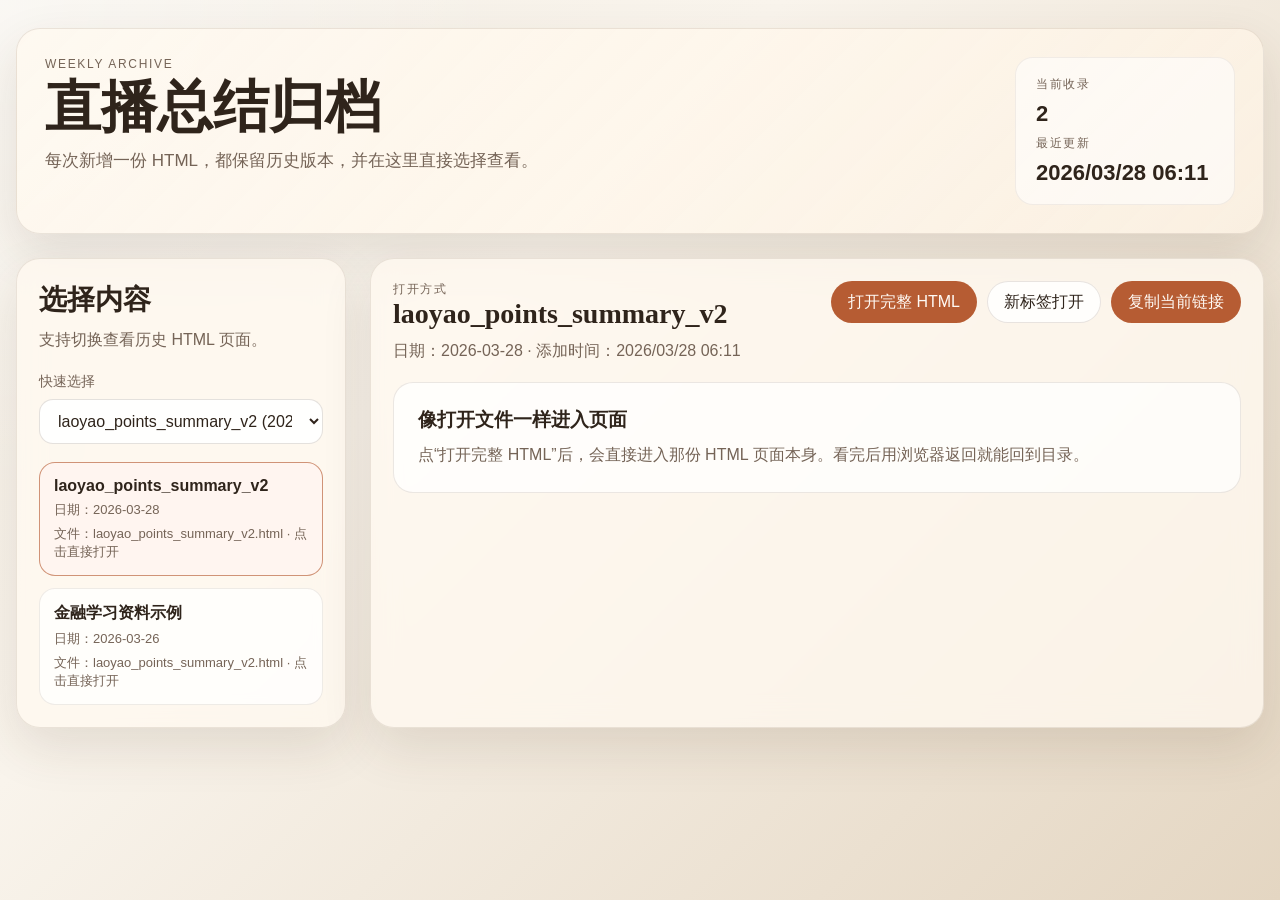
<file: site/index.html>
<!DOCTYPE html>
<html lang="zh-CN">
  <head>
    <meta charset="UTF-8" />
    <meta name="viewport" content="width=device-width, initial-scale=1.0" />
    <title>直播总结归档</title>
    <link rel="stylesheet" href="./assets/styles.css" />
  </head>
  <body>
    <div class="page-shell">
      <header class="hero">
        <div class="hero-copy">
          <p class="eyebrow">Weekly Archive</p>
          <h1>直播总结归档</h1>
          <p class="hero-text">
            每次新增一份 HTML，都保留历史版本，并在这里直接选择查看。
          </p>
        </div>
        <div class="hero-meta">
          <span class="meta-label">当前收录</span>
          <strong id="report-count">0</strong>
          <span class="meta-label">最近更新</span>
          <strong id="generated-at">未生成</strong>
        </div>
      </header>

      <main class="layout">
        <aside class="sidebar panel">
          <div class="panel-head">
            <h2>选择内容</h2>
            <p>支持切换查看历史 HTML 页面。</p>
          </div>

          <label class="field">
            <span>快速选择</span>
            <select id="report-select">
              <option value="">暂无内容</option>
            </select>
          </label>

          <div id="report-list" class="report-list"></div>
        </aside>

        <section class="viewer panel">
          <div class="viewer-toolbar">
            <div>
              <p class="viewer-label">打开方式</p>
              <h2 id="current-title">暂无内容</h2>
              <p id="current-meta" class="viewer-meta">请先选择一份 HTML 报告。</p>
            </div>
            <div class="viewer-actions">
              <a id="open-report-current" class="button" href="#">打开完整 HTML</a>
              <a id="open-report" class="button secondary" href="#" target="_blank" rel="noreferrer">新标签打开</a>
              <a id="share-report" class="button" href="#">复制当前链接</a>
            </div>
          </div>

          <div id="empty-state" class="empty-state">
            <h3>还没有任何 HTML 报告</h3>
            <p>运行发布脚本后，这里会自动出现可选择的历史内容。</p>
          </div>

          <div id="viewer-hint" class="viewer-hint" hidden>
            <h3>像打开文件一样进入页面</h3>
            <p>点“打开完整 HTML”后，会直接进入那份 HTML 页面本身。看完后用浏览器返回就能回到目录。</p>
          </div>
        </section>
      </main>
    </div>

    <script src="./data/reports.js"></script>
    <script src="./assets/app.js"></script>
  </body>
</html>
</file>
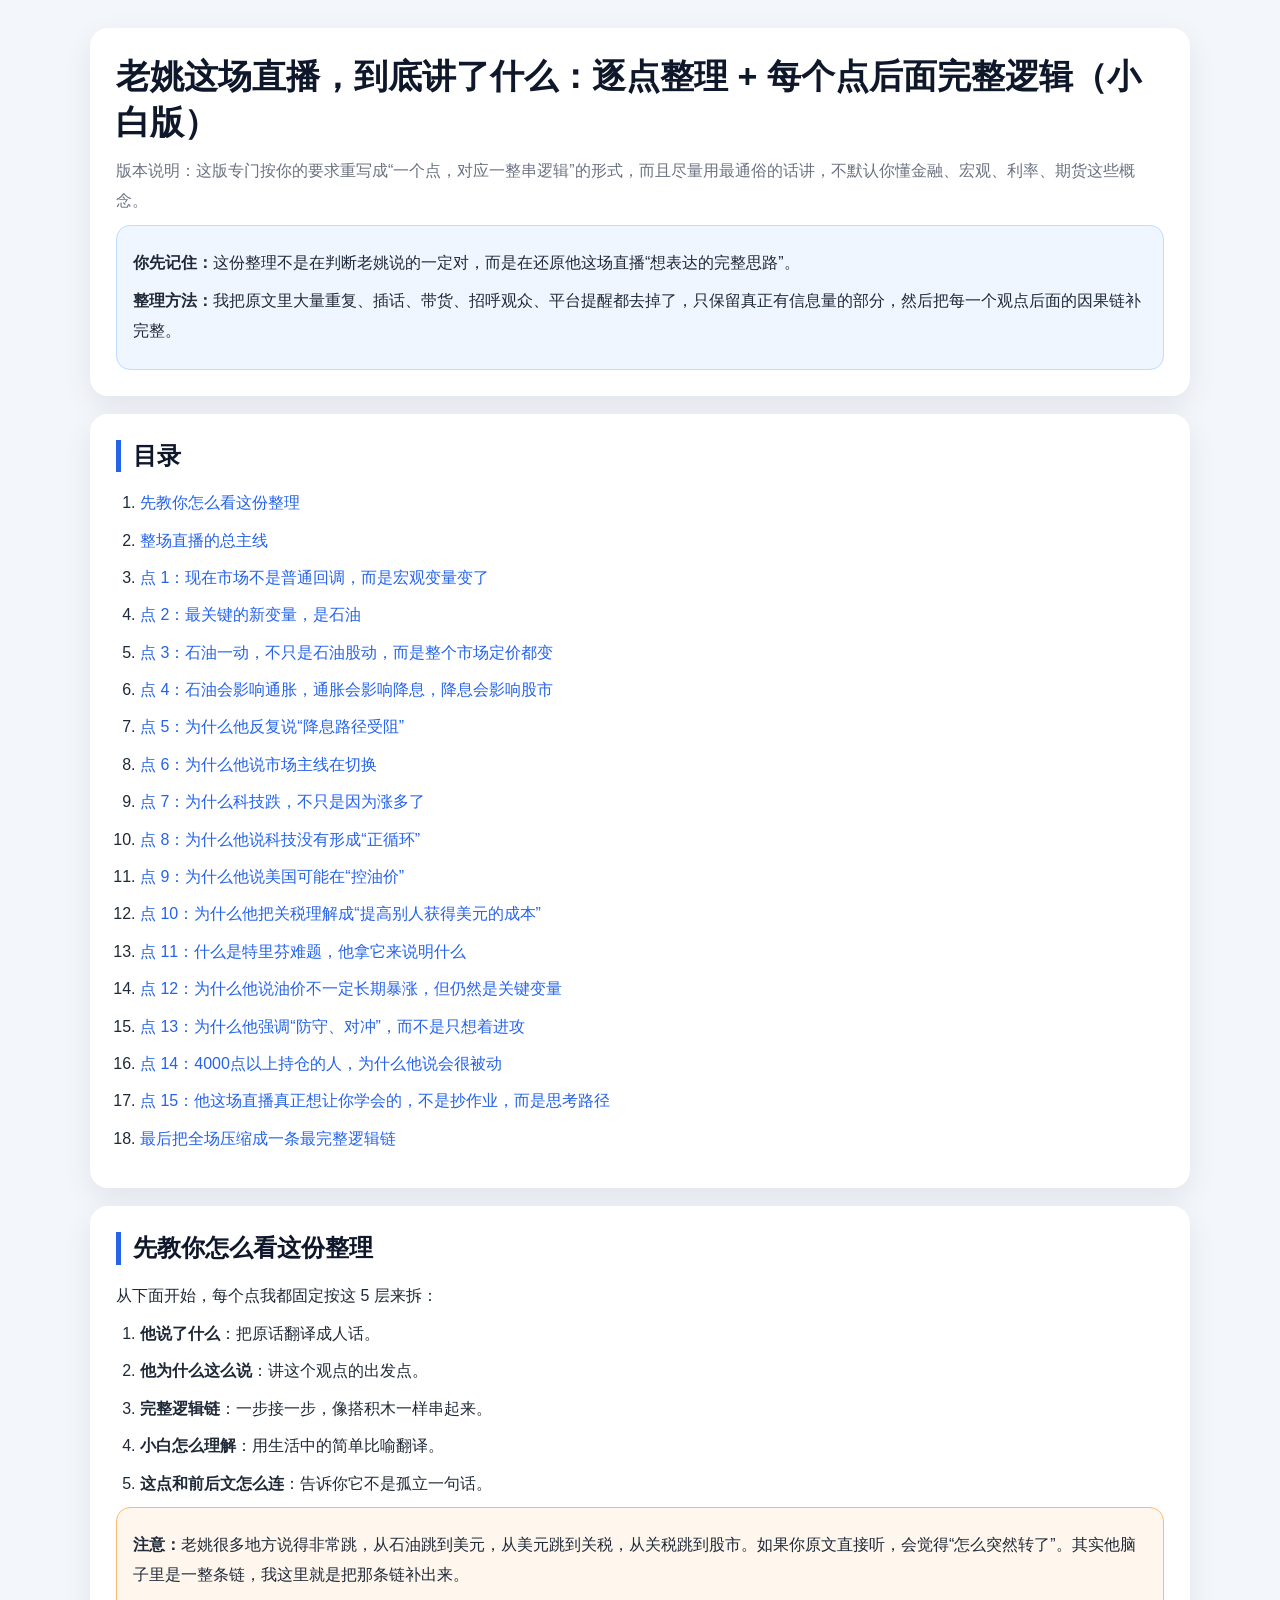
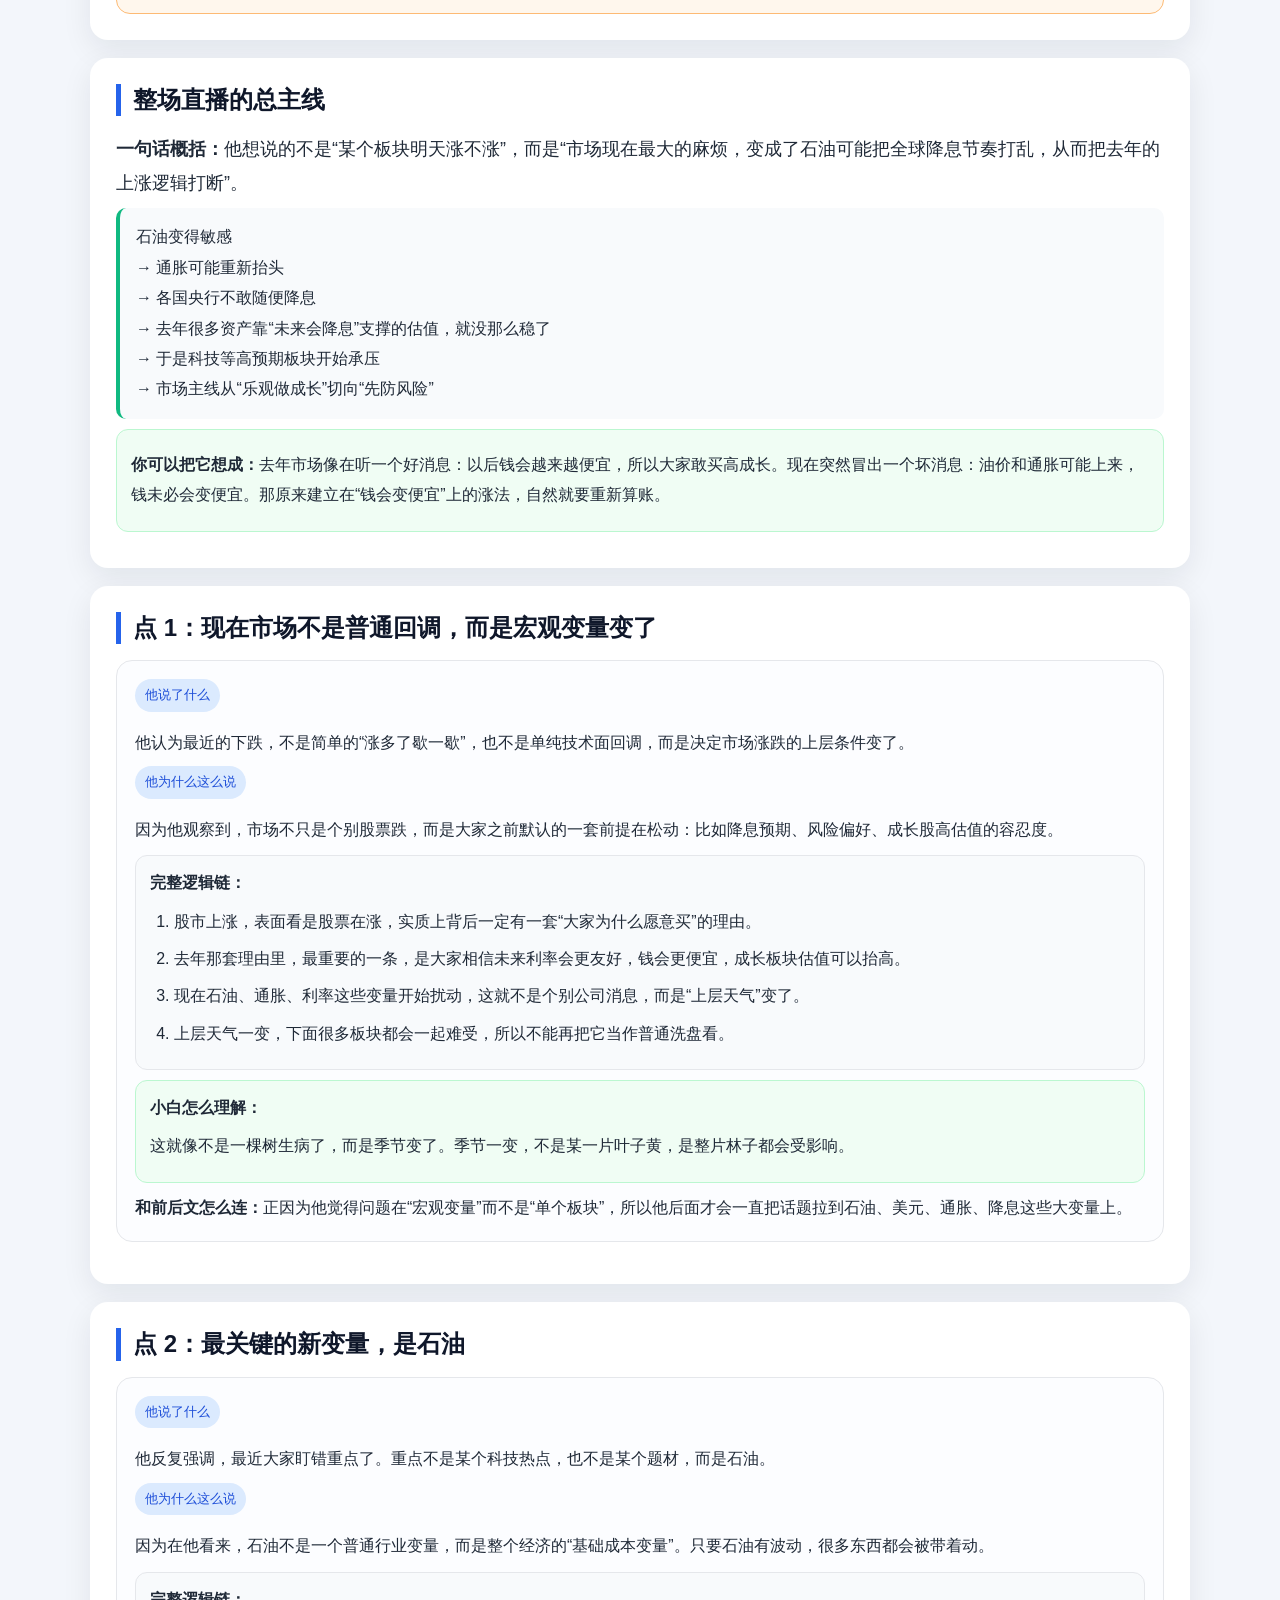
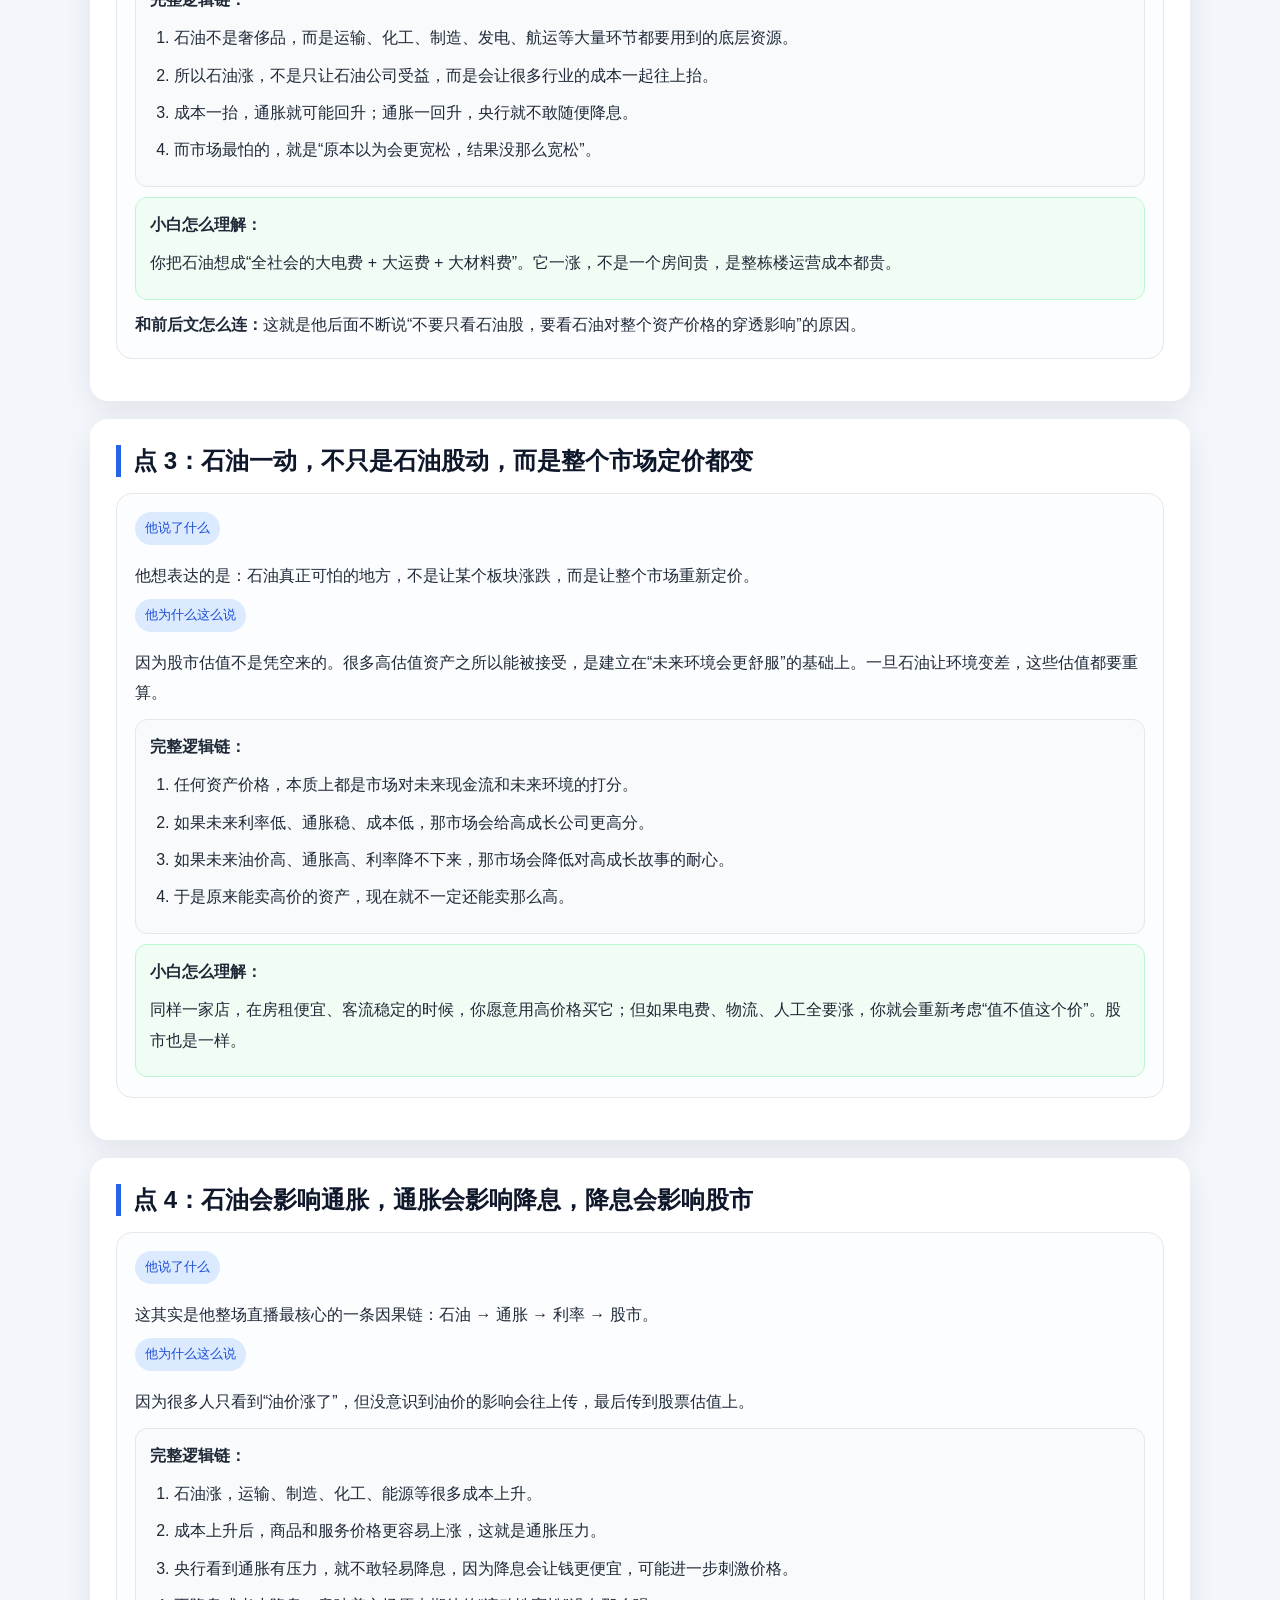
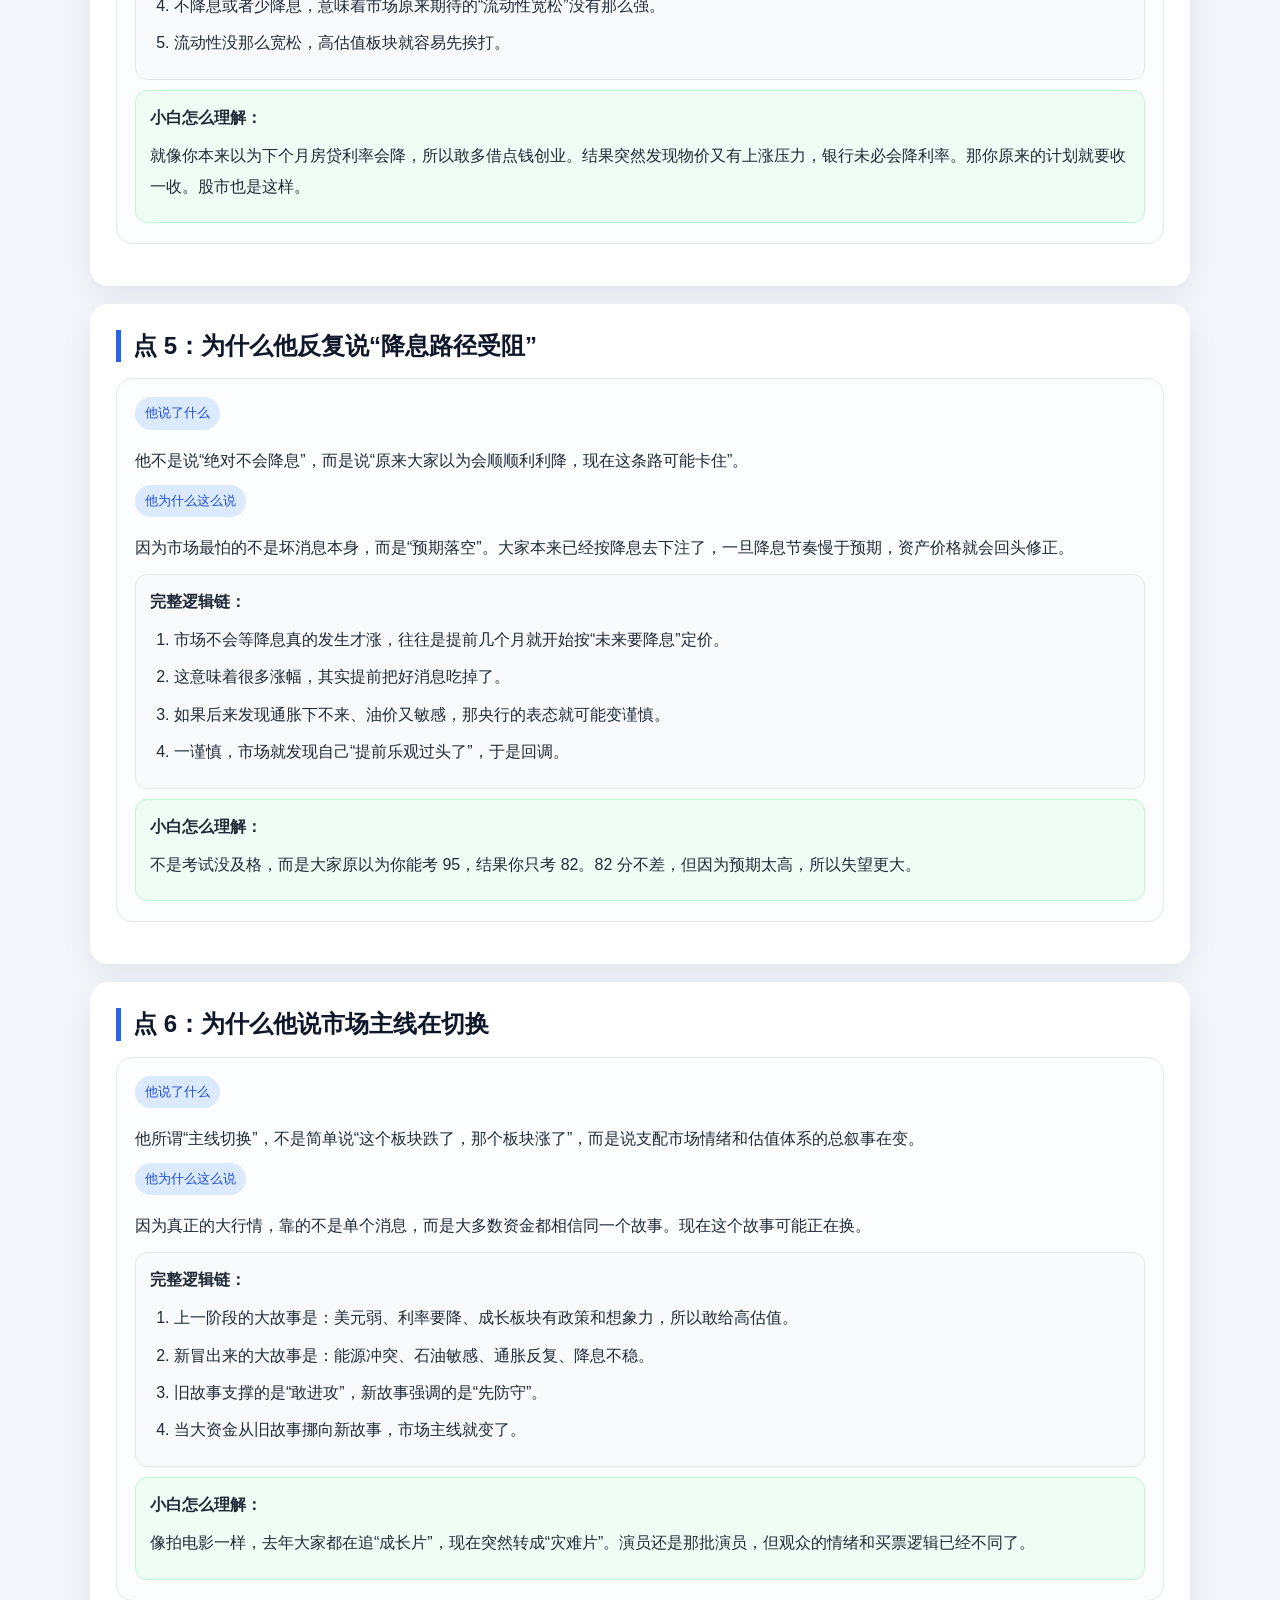
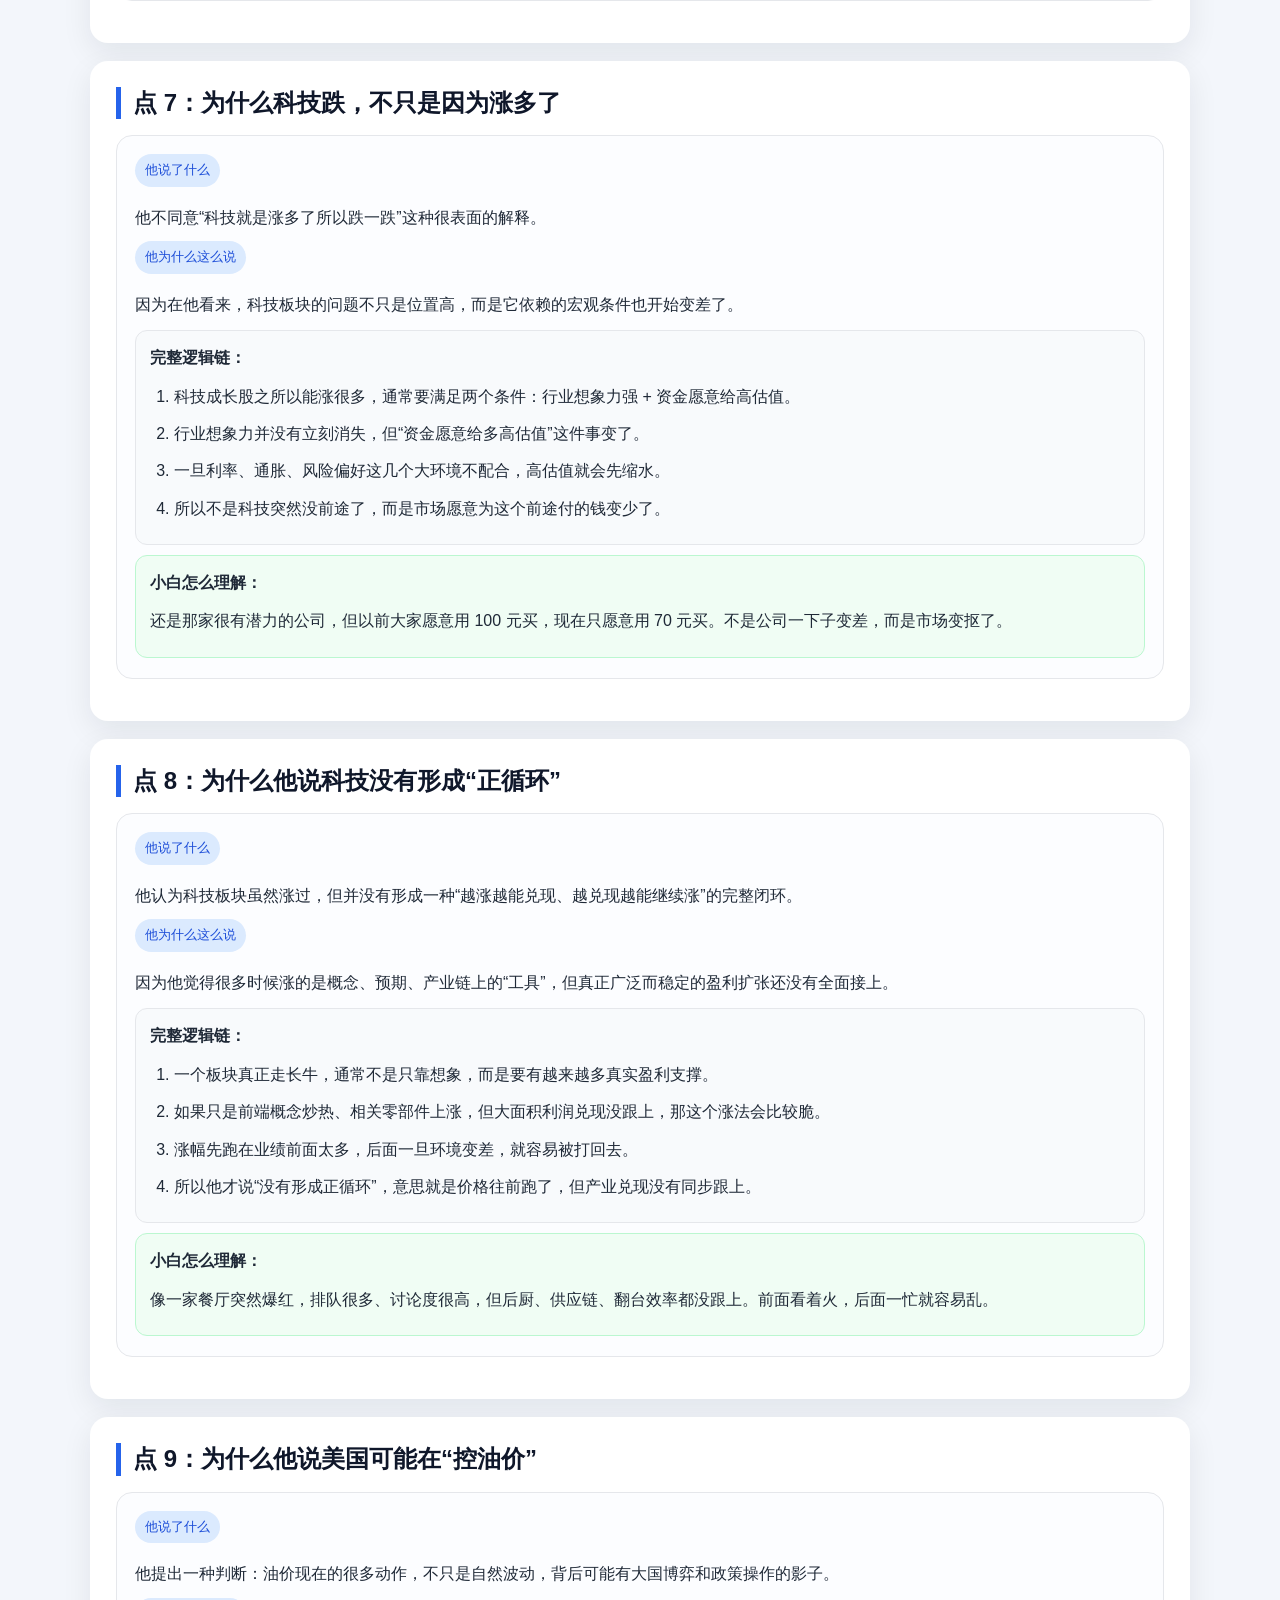
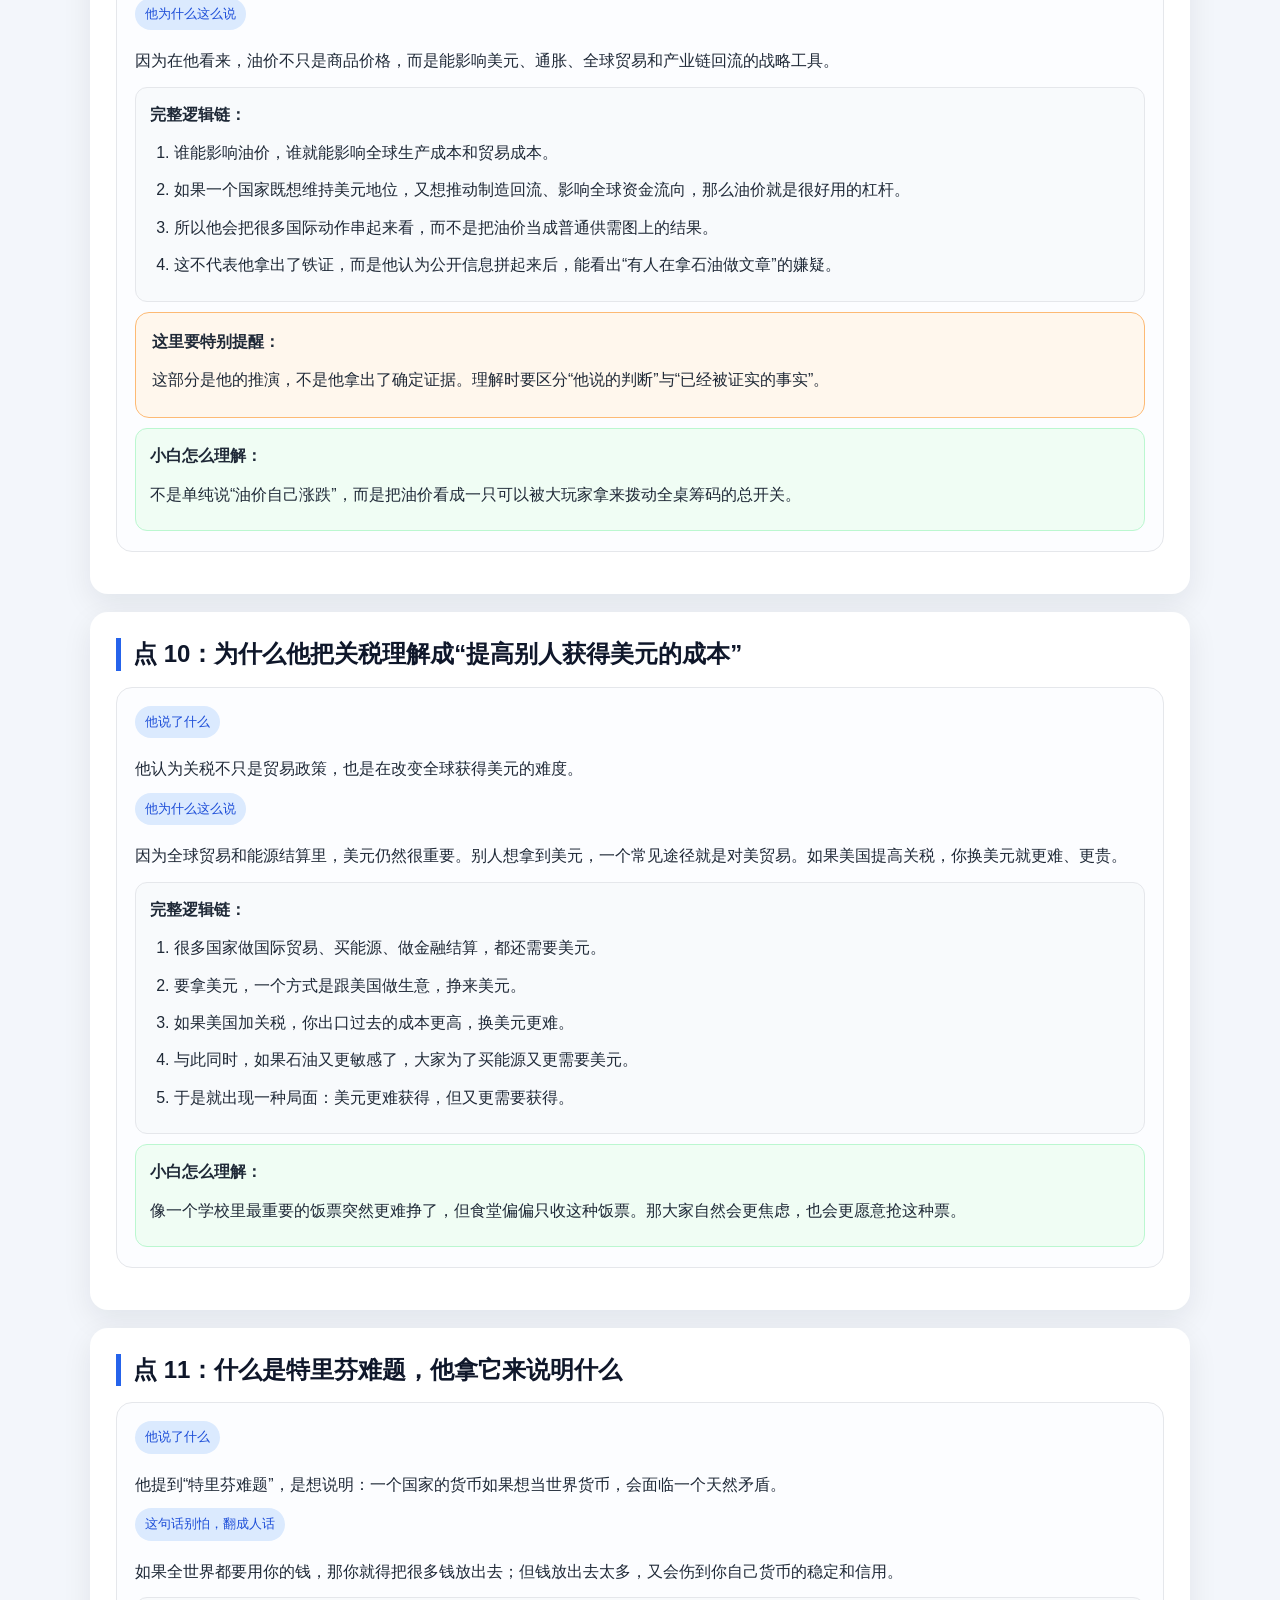
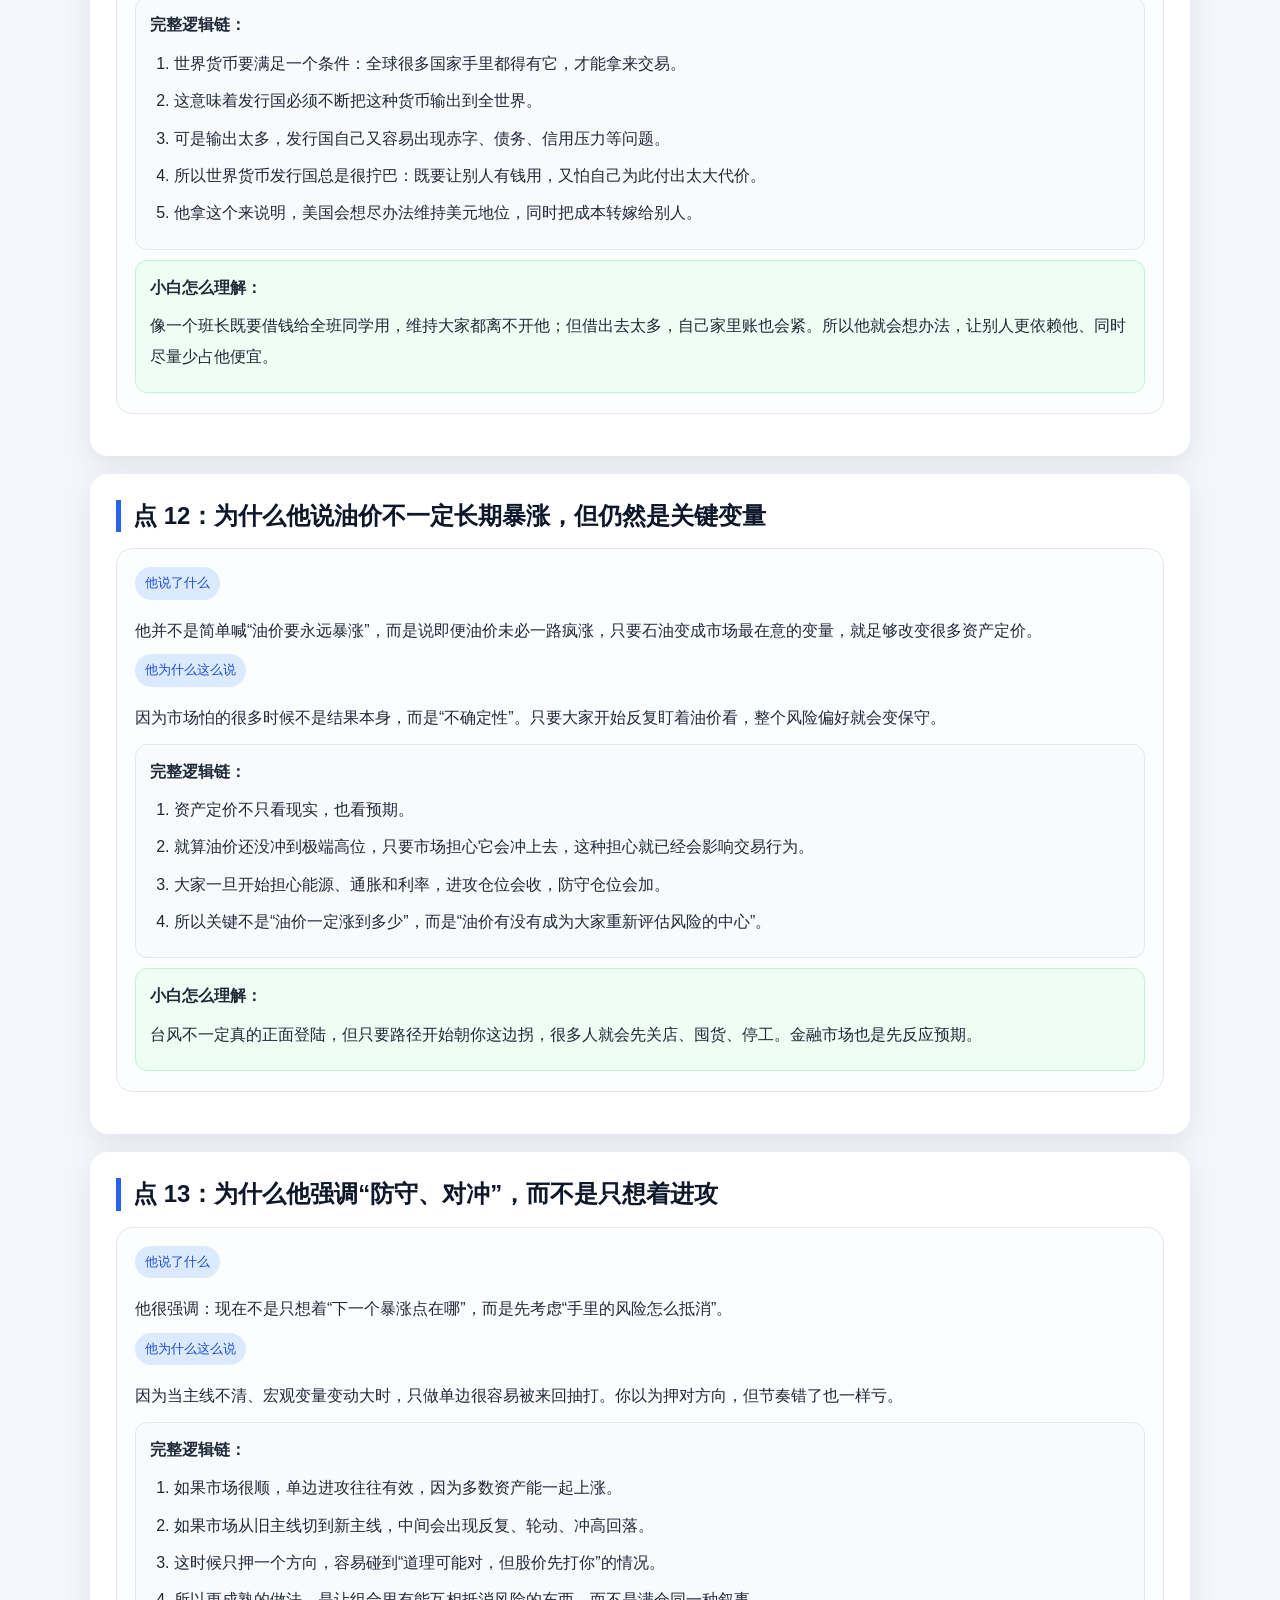
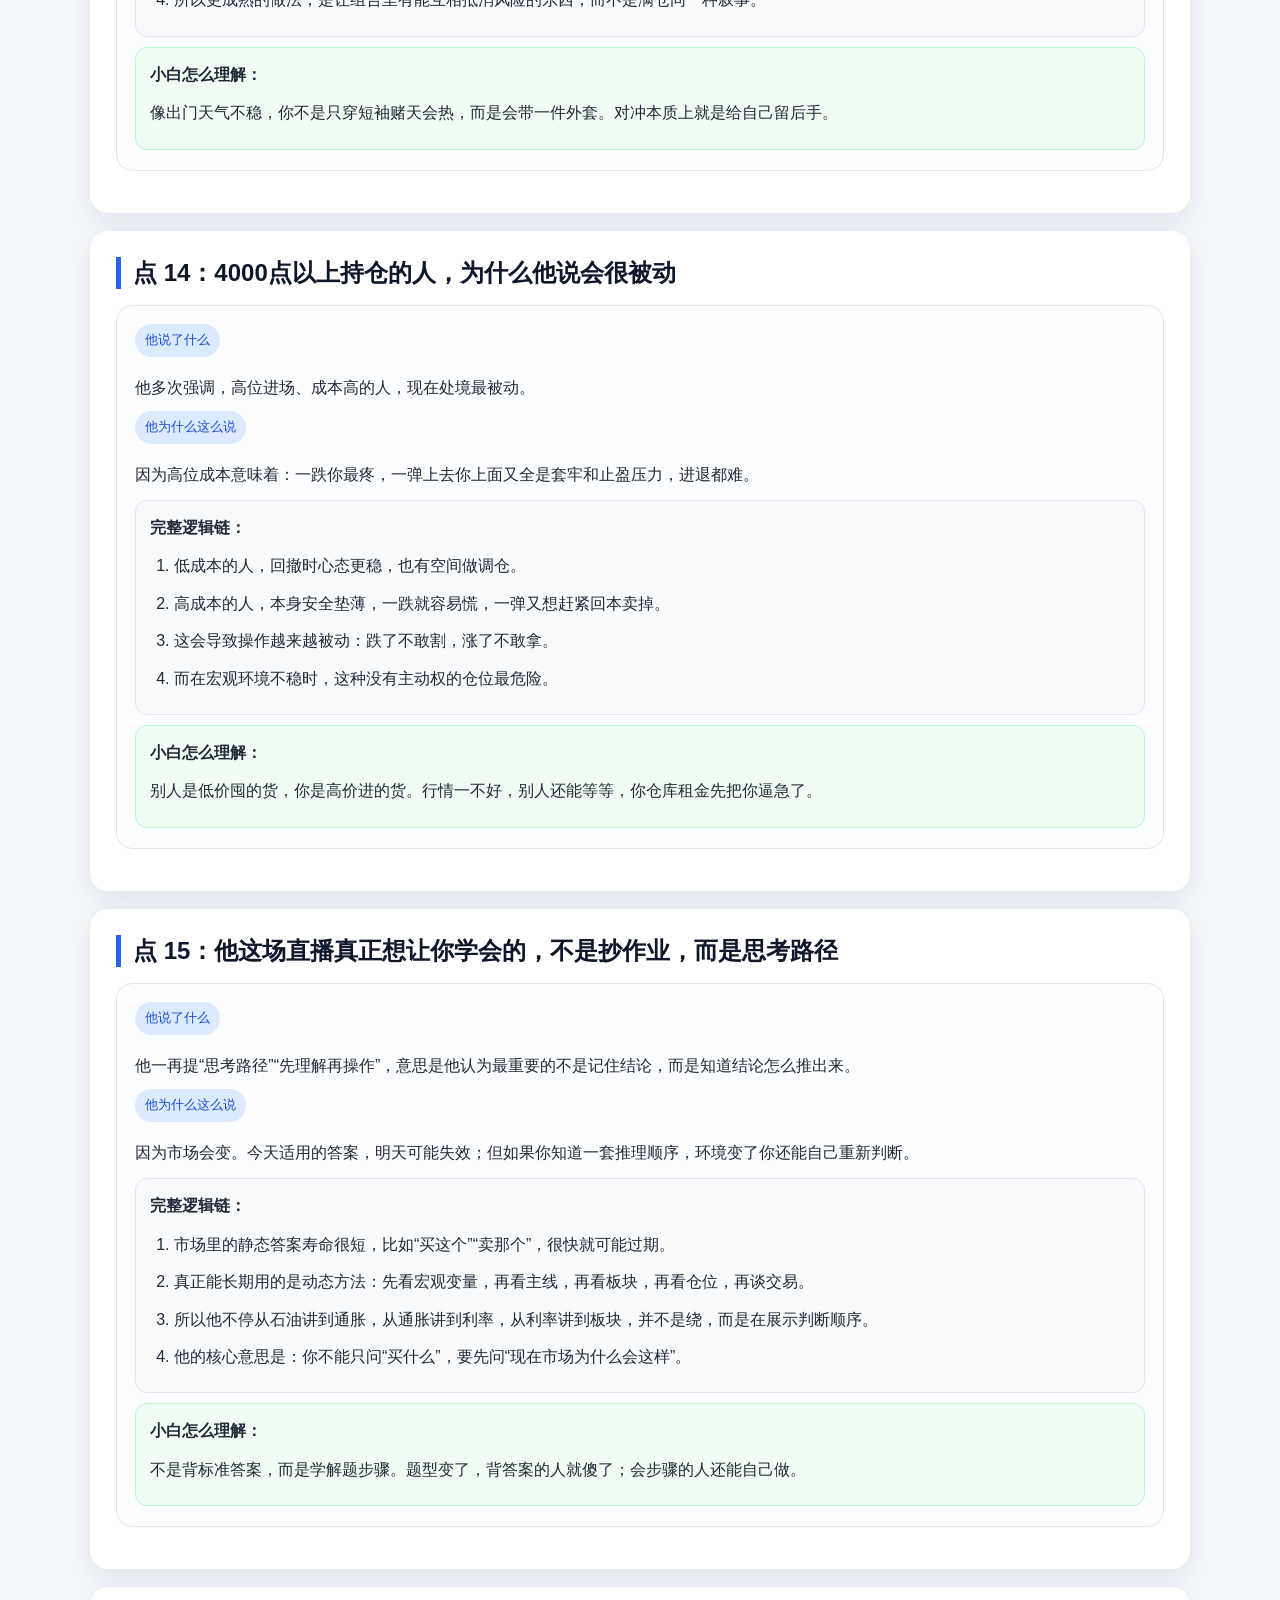
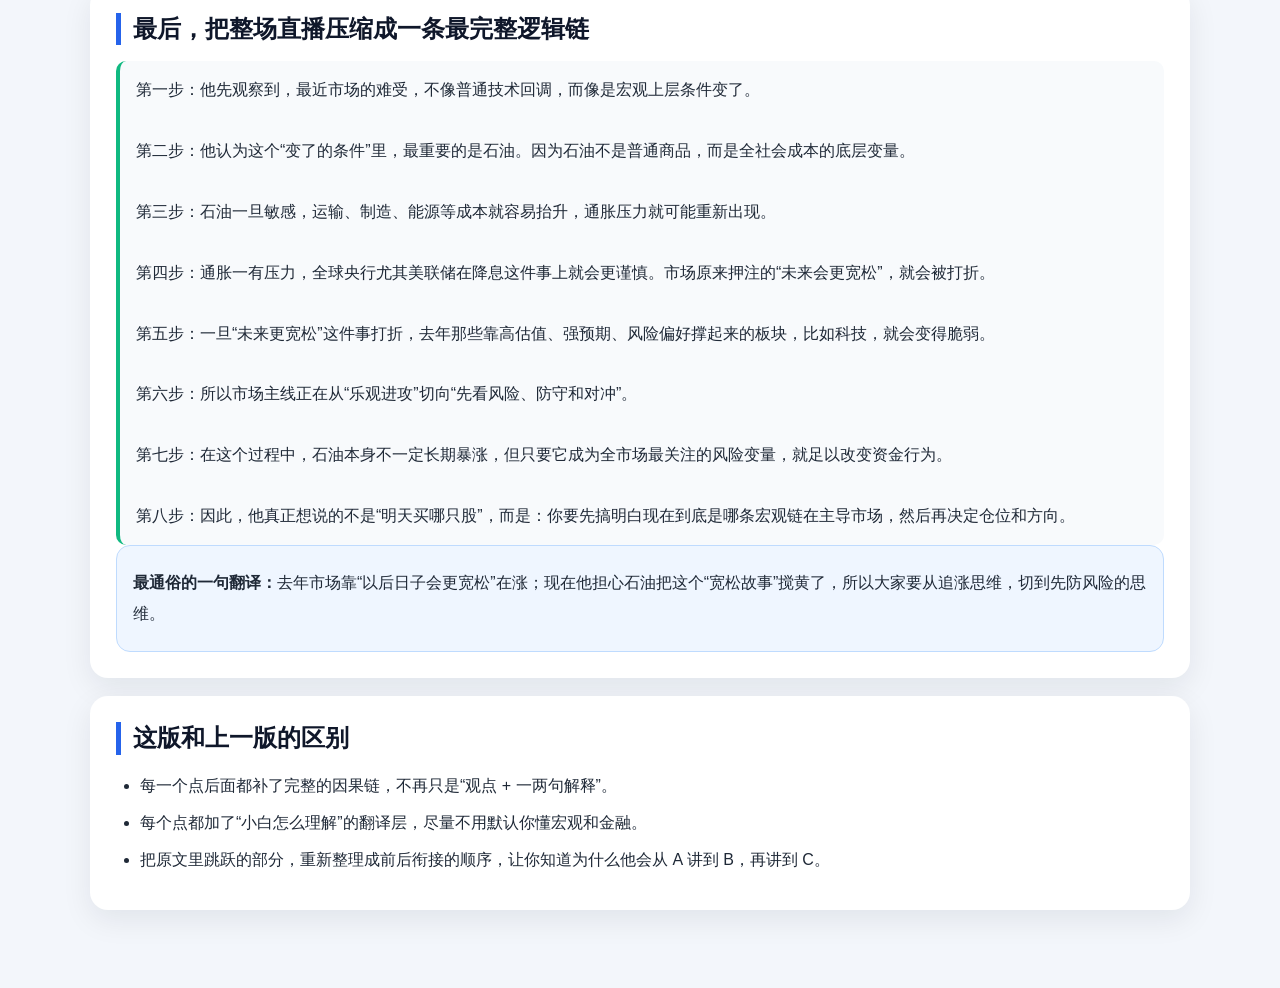
<file: site/reports/2026-03-26-report/index.html>
<!DOCTYPE html>
<html lang="zh-CN">
<head>
  <meta charset="UTF-8" />
  <meta name="viewport" content="width=device-width, initial-scale=1.0" />
  <title>老姚直播逐点拆解（小白版）</title>
  <style>
    body{margin:0;background:#f3f6fb;color:#1f2937;font-family:-apple-system,BlinkMacSystemFont,"Segoe UI","PingFang SC","Hiragino Sans GB","Microsoft YaHei",sans-serif;line-height:1.9}
    .wrap{max-width:1100px;margin:0 auto;padding:28px 18px 60px}
    .card{background:#fff;border-radius:18px;box-shadow:0 10px 30px rgba(15,23,42,.08);padding:26px;margin-bottom:18px}
    h1,h2,h3,h4{line-height:1.35;color:#0f172a}
    h1{font-size:34px;margin:0 0 10px}
    h2{font-size:24px;margin:0 0 16px;padding-left:12px;border-left:5px solid #2563eb}
    h3{font-size:20px;margin:28px 0 12px}
    h4{font-size:17px;margin:18px 0 8px}
    p{margin:8px 0}
    ul,ol{padding-left:24px;margin:8px 0}
    li{margin:7px 0}
    .muted{color:#6b7280}
    .tip{background:#eff6ff;border:1px solid #bfdbfe;border-radius:14px;padding:14px 16px}
    .warn{background:#fff7ed;border:1px solid #fdba74;border-radius:14px;padding:14px 16px}
    .flow{background:#f8fafc;border-left:4px solid #10b981;border-radius:10px;padding:14px 16px;white-space:pre-line}
    .point{border:1px solid #e5e7eb;border-radius:16px;padding:18px 18px 10px;margin:16px 0;background:#fcfdff}
    .label{display:inline-block;background:#dbeafe;color:#1d4ed8;border-radius:999px;padding:4px 10px;font-size:13px;margin-right:8px;margin-bottom:8px}
    .logic{background:#f8fafc;border:1px solid #e5e7eb;border-radius:12px;padding:12px 14px;margin:10px 0}
    .simple{background:#f0fdf4;border:1px solid #bbf7d0;border-radius:12px;padding:12px 14px;margin:10px 0}
    .toc a{color:#2563eb;text-decoration:none}
    .big{font-size:18px}
  </style>
</head>
<body>
  <div class="wrap">
    <div class="card">
      <h1>老姚这场直播，到底讲了什么：逐点整理 + 每个点后面完整逻辑（小白版）</h1>
      <p class="muted">版本说明：这版专门按你的要求重写成“一个点，对应一整串逻辑”的形式，而且尽量用最通俗的话讲，不默认你懂金融、宏观、利率、期货这些概念。</p>
      <div class="tip">
        <p><strong>你先记住：</strong>这份整理不是在判断老姚说的一定对，而是在还原他这场直播“想表达的完整思路”。</p>
        <p><strong>整理方法：</strong>我把原文里大量重复、插话、带货、招呼观众、平台提醒都去掉了，只保留真正有信息量的部分，然后把每一个观点后面的因果链补完整。</p>
      </div>
    </div>

    <div class="card toc">
      <h2>目录</h2>
      <ol>
        <li><a href="#how">先教你怎么看这份整理</a></li>
        <li><a href="#mainline">整场直播的总主线</a></li>
        <li><a href="#p1">点 1：现在市场不是普通回调，而是宏观变量变了</a></li>
        <li><a href="#p2">点 2：最关键的新变量，是石油</a></li>
        <li><a href="#p3">点 3：石油一动，不只是石油股动，而是整个市场定价都变</a></li>
        <li><a href="#p4">点 4：石油会影响通胀，通胀会影响降息，降息会影响股市</a></li>
        <li><a href="#p5">点 5：为什么他反复说“降息路径受阻”</a></li>
        <li><a href="#p6">点 6：为什么他说市场主线在切换</a></li>
        <li><a href="#p7">点 7：为什么科技跌，不只是因为涨多了</a></li>
        <li><a href="#p8">点 8：为什么他说科技没有形成“正循环”</a></li>
        <li><a href="#p9">点 9：为什么他说美国可能在“控油价”</a></li>
        <li><a href="#p10">点 10：为什么他把关税理解成“提高别人获得美元的成本”</a></li>
        <li><a href="#p11">点 11：什么是特里芬难题，他拿它来说明什么</a></li>
        <li><a href="#p12">点 12：为什么他说油价不一定长期暴涨，但仍然是关键变量</a></li>
        <li><a href="#p13">点 13：为什么他强调“防守、对冲”，而不是只想着进攻</a></li>
        <li><a href="#p14">点 14：4000点以上持仓的人，为什么他说会很被动</a></li>
        <li><a href="#p15">点 15：他这场直播真正想让你学会的，不是抄作业，而是思考路径</a></li>
        <li><a href="#final">最后把全场压缩成一条最完整逻辑链</a></li>
      </ol>
    </div>

    <div class="card" id="how">
      <h2>先教你怎么看这份整理</h2>
      <p>从下面开始，每个点我都固定按这 5 层来拆：</p>
      <ol>
        <li><strong>他说了什么</strong>：把原话翻译成人话。</li>
        <li><strong>他为什么这么说</strong>：讲这个观点的出发点。</li>
        <li><strong>完整逻辑链</strong>：一步接一步，像搭积木一样串起来。</li>
        <li><strong>小白怎么理解</strong>：用生活中的简单比喻翻译。</li>
        <li><strong>这点和前后文怎么连</strong>：告诉你它不是孤立一句话。</li>
      </ol>
      <div class="warn">
        <p><strong>注意：</strong>老姚很多地方说得非常跳，从石油跳到美元，从美元跳到关税，从关税跳到股市。如果你原文直接听，会觉得“怎么突然转了”。其实他脑子里是一整条链，我这里就是把那条链补出来。</p>
      </div>
    </div>

    <div class="card" id="mainline">
      <h2>整场直播的总主线</h2>
      <p class="big"><strong>一句话概括：</strong>他想说的不是“某个板块明天涨不涨”，而是“市场现在最大的麻烦，变成了石油可能把全球降息节奏打乱，从而把去年的上涨逻辑打断”。</p>
      <div class="flow">石油变得敏感
→ 通胀可能重新抬头
→ 各国央行不敢随便降息
→ 去年很多资产靠“未来会降息”支撑的估值，就没那么稳了
→ 于是科技等高预期板块开始承压
→ 市场主线从“乐观做成长”切向“先防风险”</div>
      <div class="simple">
        <p><strong>你可以把它想成：</strong>去年市场像在听一个好消息：以后钱会越来越便宜，所以大家敢买高成长。现在突然冒出一个坏消息：油价和通胀可能上来，钱未必会变便宜。那原来建立在“钱会变便宜”上的涨法，自然就要重新算账。</p>
      </div>
    </div>

    <div class="card" id="p1">
      <h2>点 1：现在市场不是普通回调，而是宏观变量变了</h2>
      <div class="point">
        <span class="label">他说了什么</span>
        <p>他认为最近的下跌，不是简单的“涨多了歇一歇”，也不是单纯技术面回调，而是决定市场涨跌的上层条件变了。</p>
        <span class="label">他为什么这么说</span>
        <p>因为他观察到，市场不只是个别股票跌，而是大家之前默认的一套前提在松动：比如降息预期、风险偏好、成长股高估值的容忍度。</p>
        <div class="logic">
          <strong>完整逻辑链：</strong>
          <ol>
            <li>股市上涨，表面看是股票在涨，实质上背后一定有一套“大家为什么愿意买”的理由。</li>
            <li>去年那套理由里，最重要的一条，是大家相信未来利率会更友好，钱会更便宜，成长板块估值可以抬高。</li>
            <li>现在石油、通胀、利率这些变量开始扰动，这就不是个别公司消息，而是“上层天气”变了。</li>
            <li>上层天气一变，下面很多板块都会一起难受，所以不能再把它当作普通洗盘看。</li>
          </ol>
        </div>
        <div class="simple">
          <strong>小白怎么理解：</strong>
          <p>这就像不是一棵树生病了，而是季节变了。季节一变，不是某一片叶子黄，是整片林子都会受影响。</p>
        </div>
        <p><strong>和前后文怎么连：</strong>正因为他觉得问题在“宏观变量”而不是“单个板块”，所以他后面才会一直把话题拉到石油、美元、通胀、降息这些大变量上。</p>
      </div>
    </div>

    <div class="card" id="p2">
      <h2>点 2：最关键的新变量，是石油</h2>
      <div class="point">
        <span class="label">他说了什么</span>
        <p>他反复强调，最近大家盯错重点了。重点不是某个科技热点，也不是某个题材，而是石油。</p>
        <span class="label">他为什么这么说</span>
        <p>因为在他看来，石油不是一个普通行业变量，而是整个经济的“基础成本变量”。只要石油有波动，很多东西都会被带着动。</p>
        <div class="logic">
          <strong>完整逻辑链：</strong>
          <ol>
            <li>石油不是奢侈品，而是运输、化工、制造、发电、航运等大量环节都要用到的底层资源。</li>
            <li>所以石油涨，不是只让石油公司受益，而是会让很多行业的成本一起往上抬。</li>
            <li>成本一抬，通胀就可能回升；通胀一回升，央行就不敢随便降息。</li>
            <li>而市场最怕的，就是“原本以为会更宽松，结果没那么宽松”。</li>
          </ol>
        </div>
        <div class="simple">
          <strong>小白怎么理解：</strong>
          <p>你把石油想成“全社会的大电费 + 大运费 + 大材料费”。它一涨，不是一个房间贵，是整栋楼运营成本都贵。</p>
        </div>
        <p><strong>和前后文怎么连：</strong>这就是他后面不断说“不要只看石油股，要看石油对整个资产价格的穿透影响”的原因。</p>
      </div>
    </div>

    <div class="card" id="p3">
      <h2>点 3：石油一动，不只是石油股动，而是整个市场定价都变</h2>
      <div class="point">
        <span class="label">他说了什么</span>
        <p>他想表达的是：石油真正可怕的地方，不是让某个板块涨跌，而是让整个市场重新定价。</p>
        <span class="label">他为什么这么说</span>
        <p>因为股市估值不是凭空来的。很多高估值资产之所以能被接受，是建立在“未来环境会更舒服”的基础上。一旦石油让环境变差，这些估值都要重算。</p>
        <div class="logic">
          <strong>完整逻辑链：</strong>
          <ol>
            <li>任何资产价格，本质上都是市场对未来现金流和未来环境的打分。</li>
            <li>如果未来利率低、通胀稳、成本低，那市场会给高成长公司更高分。</li>
            <li>如果未来油价高、通胀高、利率降不下来，那市场会降低对高成长故事的耐心。</li>
            <li>于是原来能卖高价的资产，现在就不一定还能卖那么高。</li>
          </ol>
        </div>
        <div class="simple">
          <strong>小白怎么理解：</strong>
          <p>同样一家店，在房租便宜、客流稳定的时候，你愿意用高价格买它；但如果电费、物流、人工全要涨，你就会重新考虑“值不值这个价”。股市也是一样。</p>
        </div>
      </div>
    </div>

    <div class="card" id="p4">
      <h2>点 4：石油会影响通胀，通胀会影响降息，降息会影响股市</h2>
      <div class="point">
        <span class="label">他说了什么</span>
        <p>这其实是他整场直播最核心的一条因果链：石油 → 通胀 → 利率 → 股市。</p>
        <span class="label">他为什么这么说</span>
        <p>因为很多人只看到“油价涨了”，但没意识到油价的影响会往上传，最后传到股票估值上。</p>
        <div class="logic">
          <strong>完整逻辑链：</strong>
          <ol>
            <li>石油涨，运输、制造、化工、能源等很多成本上升。</li>
            <li>成本上升后，商品和服务价格更容易上涨，这就是通胀压力。</li>
            <li>央行看到通胀有压力，就不敢轻易降息，因为降息会让钱更便宜，可能进一步刺激价格。</li>
            <li>不降息或者少降息，意味着市场原来期待的“流动性宽松”没有那么强。</li>
            <li>流动性没那么宽松，高估值板块就容易先挨打。</li>
          </ol>
        </div>
        <div class="simple">
          <strong>小白怎么理解：</strong>
          <p>就像你本来以为下个月房贷利率会降，所以敢多借点钱创业。结果突然发现物价又有上涨压力，银行未必会降利率。那你原来的计划就要收一收。股市也是这样。</p>
        </div>
      </div>
    </div>

    <div class="card" id="p5">
      <h2>点 5：为什么他反复说“降息路径受阻”</h2>
      <div class="point">
        <span class="label">他说了什么</span>
        <p>他不是说“绝对不会降息”，而是说“原来大家以为会顺顺利利降，现在这条路可能卡住”。</p>
        <span class="label">他为什么这么说</span>
        <p>因为市场最怕的不是坏消息本身，而是“预期落空”。大家本来已经按降息去下注了，一旦降息节奏慢于预期，资产价格就会回头修正。</p>
        <div class="logic">
          <strong>完整逻辑链：</strong>
          <ol>
            <li>市场不会等降息真的发生才涨，往往是提前几个月就开始按“未来要降息”定价。</li>
            <li>这意味着很多涨幅，其实提前把好消息吃掉了。</li>
            <li>如果后来发现通胀下不来、油价又敏感，那央行的表态就可能变谨慎。</li>
            <li>一谨慎，市场就发现自己“提前乐观过头了”，于是回调。</li>
          </ol>
        </div>
        <div class="simple">
          <strong>小白怎么理解：</strong>
          <p>不是考试没及格，而是大家原以为你能考 95，结果你只考 82。82 分不差，但因为预期太高，所以失望更大。</p>
        </div>
      </div>
    </div>

    <div class="card" id="p6">
      <h2>点 6：为什么他说市场主线在切换</h2>
      <div class="point">
        <span class="label">他说了什么</span>
        <p>他所谓“主线切换”，不是简单说“这个板块跌了，那个板块涨了”，而是说支配市场情绪和估值体系的总叙事在变。</p>
        <span class="label">他为什么这么说</span>
        <p>因为真正的大行情，靠的不是单个消息，而是大多数资金都相信同一个故事。现在这个故事可能正在换。</p>
        <div class="logic">
          <strong>完整逻辑链：</strong>
          <ol>
            <li>上一阶段的大故事是：美元弱、利率要降、成长板块有政策和想象力，所以敢给高估值。</li>
            <li>新冒出来的大故事是：能源冲突、石油敏感、通胀反复、降息不稳。</li>
            <li>旧故事支撑的是“敢进攻”，新故事强调的是“先防守”。</li>
            <li>当大资金从旧故事挪向新故事，市场主线就变了。</li>
          </ol>
        </div>
        <div class="simple">
          <strong>小白怎么理解：</strong>
          <p>像拍电影一样，去年大家都在追“成长片”，现在突然转成“灾难片”。演员还是那批演员，但观众的情绪和买票逻辑已经不同了。</p>
        </div>
      </div>
    </div>

    <div class="card" id="p7">
      <h2>点 7：为什么科技跌，不只是因为涨多了</h2>
      <div class="point">
        <span class="label">他说了什么</span>
        <p>他不同意“科技就是涨多了所以跌一跌”这种很表面的解释。</p>
        <span class="label">他为什么这么说</span>
        <p>因为在他看来，科技板块的问题不只是位置高，而是它依赖的宏观条件也开始变差了。</p>
        <div class="logic">
          <strong>完整逻辑链：</strong>
          <ol>
            <li>科技成长股之所以能涨很多，通常要满足两个条件：行业想象力强 + 资金愿意给高估值。</li>
            <li>行业想象力并没有立刻消失，但“资金愿意给多高估值”这件事变了。</li>
            <li>一旦利率、通胀、风险偏好这几个大环境不配合，高估值就会先缩水。</li>
            <li>所以不是科技突然没前途了，而是市场愿意为这个前途付的钱变少了。</li>
          </ol>
        </div>
        <div class="simple">
          <strong>小白怎么理解：</strong>
          <p>还是那家很有潜力的公司，但以前大家愿意用 100 元买，现在只愿意用 70 元买。不是公司一下子变差，而是市场变抠了。</p>
        </div>
      </div>
    </div>

    <div class="card" id="p8">
      <h2>点 8：为什么他说科技没有形成“正循环”</h2>
      <div class="point">
        <span class="label">他说了什么</span>
        <p>他认为科技板块虽然涨过，但并没有形成一种“越涨越能兑现、越兑现越能继续涨”的完整闭环。</p>
        <span class="label">他为什么这么说</span>
        <p>因为他觉得很多时候涨的是概念、预期、产业链上的“工具”，但真正广泛而稳定的盈利扩张还没有全面接上。</p>
        <div class="logic">
          <strong>完整逻辑链：</strong>
          <ol>
            <li>一个板块真正走长牛，通常不是只靠想象，而是要有越来越多真实盈利支撑。</li>
            <li>如果只是前端概念炒热、相关零部件上涨，但大面积利润兑现没跟上，那这个涨法会比较脆。</li>
            <li>涨幅先跑在业绩前面太多，后面一旦环境变差，就容易被打回去。</li>
            <li>所以他才说“没有形成正循环”，意思就是价格往前跑了，但产业兑现没有同步跟上。</li>
          </ol>
        </div>
        <div class="simple">
          <strong>小白怎么理解：</strong>
          <p>像一家餐厅突然爆红，排队很多、讨论度很高，但后厨、供应链、翻台效率都没跟上。前面看着火，后面一忙就容易乱。</p>
        </div>
      </div>
    </div>

    <div class="card" id="p9">
      <h2>点 9：为什么他说美国可能在“控油价”</h2>
      <div class="point">
        <span class="label">他说了什么</span>
        <p>他提出一种判断：油价现在的很多动作，不只是自然波动，背后可能有大国博弈和政策操作的影子。</p>
        <span class="label">他为什么这么说</span>
        <p>因为在他看来，油价不只是商品价格，而是能影响美元、通胀、全球贸易和产业链回流的战略工具。</p>
        <div class="logic">
          <strong>完整逻辑链：</strong>
          <ol>
            <li>谁能影响油价，谁就能影响全球生产成本和贸易成本。</li>
            <li>如果一个国家既想维持美元地位，又想推动制造回流、影响全球资金流向，那么油价就是很好用的杠杆。</li>
            <li>所以他会把很多国际动作串起来看，而不是把油价当成普通供需图上的结果。</li>
            <li>这不代表他拿出了铁证，而是他认为公开信息拼起来后，能看出“有人在拿石油做文章”的嫌疑。</li>
          </ol>
        </div>
        <div class="warn">
          <strong>这里要特别提醒：</strong>
          <p>这部分是他的推演，不是他拿出了确定证据。理解时要区分“他说的判断”与“已经被证实的事实”。</p>
        </div>
        <div class="simple">
          <strong>小白怎么理解：</strong>
          <p>不是单纯说“油价自己涨跌”，而是把油价看成一只可以被大玩家拿来拨动全桌筹码的总开关。</p>
        </div>
      </div>
    </div>

    <div class="card" id="p10">
      <h2>点 10：为什么他把关税理解成“提高别人获得美元的成本”</h2>
      <div class="point">
        <span class="label">他说了什么</span>
        <p>他认为关税不只是贸易政策，也是在改变全球获得美元的难度。</p>
        <span class="label">他为什么这么说</span>
        <p>因为全球贸易和能源结算里，美元仍然很重要。别人想拿到美元，一个常见途径就是对美贸易。如果美国提高关税，你换美元就更难、更贵。</p>
        <div class="logic">
          <strong>完整逻辑链：</strong>
          <ol>
            <li>很多国家做国际贸易、买能源、做金融结算，都还需要美元。</li>
            <li>要拿美元，一个方式是跟美国做生意，挣来美元。</li>
            <li>如果美国加关税，你出口过去的成本更高，换美元更难。</li>
            <li>与此同时，如果石油又更敏感了，大家为了买能源又更需要美元。</li>
            <li>于是就出现一种局面：美元更难获得，但又更需要获得。</li>
          </ol>
        </div>
        <div class="simple">
          <strong>小白怎么理解：</strong>
          <p>像一个学校里最重要的饭票突然更难挣了，但食堂偏偏只收这种饭票。那大家自然会更焦虑，也会更愿意抢这种票。</p>
        </div>
      </div>
    </div>

    <div class="card" id="p11">
      <h2>点 11：什么是特里芬难题，他拿它来说明什么</h2>
      <div class="point">
        <span class="label">他说了什么</span>
        <p>他提到“特里芬难题”，是想说明：一个国家的货币如果想当世界货币，会面临一个天然矛盾。</p>
        <span class="label">这句话别怕，翻成人话</span>
        <p>如果全世界都要用你的钱，那你就得把很多钱放出去；但钱放出去太多，又会伤到你自己货币的稳定和信用。</p>
        <div class="logic">
          <strong>完整逻辑链：</strong>
          <ol>
            <li>世界货币要满足一个条件：全球很多国家手里都得有它，才能拿来交易。</li>
            <li>这意味着发行国必须不断把这种货币输出到全世界。</li>
            <li>可是输出太多，发行国自己又容易出现赤字、债务、信用压力等问题。</li>
            <li>所以世界货币发行国总是很拧巴：既要让别人有钱用，又怕自己为此付出太大代价。</li>
            <li>他拿这个来说明，美国会想尽办法维持美元地位，同时把成本转嫁给别人。</li>
          </ol>
        </div>
        <div class="simple">
          <strong>小白怎么理解：</strong>
          <p>像一个班长既要借钱给全班同学用，维持大家都离不开他；但借出去太多，自己家里账也会紧。所以他就会想办法，让别人更依赖他、同时尽量少占他便宜。</p>
        </div>
      </div>
    </div>

    <div class="card" id="p12">
      <h2>点 12：为什么他说油价不一定长期暴涨，但仍然是关键变量</h2>
      <div class="point">
        <span class="label">他说了什么</span>
        <p>他并不是简单喊“油价要永远暴涨”，而是说即便油价未必一路疯涨，只要石油变成市场最在意的变量，就足够改变很多资产定价。</p>
        <span class="label">他为什么这么说</span>
        <p>因为市场怕的很多时候不是结果本身，而是“不确定性”。只要大家开始反复盯着油价看，整个风险偏好就会变保守。</p>
        <div class="logic">
          <strong>完整逻辑链：</strong>
          <ol>
            <li>资产定价不只看现实，也看预期。</li>
            <li>就算油价还没冲到极端高位，只要市场担心它会冲上去，这种担心就已经会影响交易行为。</li>
            <li>大家一旦开始担心能源、通胀和利率，进攻仓位会收，防守仓位会加。</li>
            <li>所以关键不是“油价一定涨到多少”，而是“油价有没有成为大家重新评估风险的中心”。</li>
          </ol>
        </div>
        <div class="simple">
          <strong>小白怎么理解：</strong>
          <p>台风不一定真的正面登陆，但只要路径开始朝你这边拐，很多人就会先关店、囤货、停工。金融市场也是先反应预期。</p>
        </div>
      </div>
    </div>

    <div class="card" id="p13">
      <h2>点 13：为什么他强调“防守、对冲”，而不是只想着进攻</h2>
      <div class="point">
        <span class="label">他说了什么</span>
        <p>他很强调：现在不是只想着“下一个暴涨点在哪”，而是先考虑“手里的风险怎么抵消”。</p>
        <span class="label">他为什么这么说</span>
        <p>因为当主线不清、宏观变量变动大时，只做单边很容易被来回抽打。你以为押对方向，但节奏错了也一样亏。</p>
        <div class="logic">
          <strong>完整逻辑链：</strong>
          <ol>
            <li>如果市场很顺，单边进攻往往有效，因为多数资产能一起上涨。</li>
            <li>如果市场从旧主线切到新主线，中间会出现反复、轮动、冲高回落。</li>
            <li>这时候只押一个方向，容易碰到“道理可能对，但股价先打你”的情况。</li>
            <li>所以更成熟的做法，是让组合里有能互相抵消风险的东西，而不是满仓同一种叙事。</li>
          </ol>
        </div>
        <div class="simple">
          <strong>小白怎么理解：</strong>
          <p>像出门天气不稳，你不是只穿短袖赌天会热，而是会带一件外套。对冲本质上就是给自己留后手。</p>
        </div>
      </div>
    </div>

    <div class="card" id="p14">
      <h2>点 14：4000点以上持仓的人，为什么他说会很被动</h2>
      <div class="point">
        <span class="label">他说了什么</span>
        <p>他多次强调，高位进场、成本高的人，现在处境最被动。</p>
        <span class="label">他为什么这么说</span>
        <p>因为高位成本意味着：一跌你最疼，一弹上去你上面又全是套牢和止盈压力，进退都难。</p>
        <div class="logic">
          <strong>完整逻辑链：</strong>
          <ol>
            <li>低成本的人，回撤时心态更稳，也有空间做调仓。</li>
            <li>高成本的人，本身安全垫薄，一跌就容易慌，一弹又想赶紧回本卖掉。</li>
            <li>这会导致操作越来越被动：跌了不敢割，涨了不敢拿。</li>
            <li>而在宏观环境不稳时，这种没有主动权的仓位最危险。</li>
          </ol>
        </div>
        <div class="simple">
          <strong>小白怎么理解：</strong>
          <p>别人是低价囤的货，你是高价进的货。行情一不好，别人还能等等，你仓库租金先把你逼急了。</p>
        </div>
      </div>
    </div>

    <div class="card" id="p15">
      <h2>点 15：他这场直播真正想让你学会的，不是抄作业，而是思考路径</h2>
      <div class="point">
        <span class="label">他说了什么</span>
        <p>他一再提“思考路径”“先理解再操作”，意思是他认为最重要的不是记住结论，而是知道结论怎么推出来。</p>
        <span class="label">他为什么这么说</span>
        <p>因为市场会变。今天适用的答案，明天可能失效；但如果你知道一套推理顺序，环境变了你还能自己重新判断。</p>
        <div class="logic">
          <strong>完整逻辑链：</strong>
          <ol>
            <li>市场里的静态答案寿命很短，比如“买这个”“卖那个”，很快就可能过期。</li>
            <li>真正能长期用的是动态方法：先看宏观变量，再看主线，再看板块，再看仓位，再谈交易。</li>
            <li>所以他不停从石油讲到通胀，从通胀讲到利率，从利率讲到板块，并不是绕，而是在展示判断顺序。</li>
            <li>他的核心意思是：你不能只问“买什么”，要先问“现在市场为什么会这样”。</li>
          </ol>
        </div>
        <div class="simple">
          <strong>小白怎么理解：</strong>
          <p>不是背标准答案，而是学解题步骤。题型变了，背答案的人就傻了；会步骤的人还能自己做。</p>
        </div>
      </div>
    </div>

    <div class="card" id="final">
      <h2>最后，把整场直播压缩成一条最完整逻辑链</h2>
      <div class="flow">第一步：他先观察到，最近市场的难受，不像普通技术回调，而像是宏观上层条件变了。

第二步：他认为这个“变了的条件”里，最重要的是石油。因为石油不是普通商品，而是全社会成本的底层变量。

第三步：石油一旦敏感，运输、制造、能源等成本就容易抬升，通胀压力就可能重新出现。

第四步：通胀一有压力，全球央行尤其美联储在降息这件事上就会更谨慎。市场原来押注的“未来会更宽松”，就会被打折。

第五步：一旦“未来更宽松”这件事打折，去年那些靠高估值、强预期、风险偏好撑起来的板块，比如科技，就会变得脆弱。

第六步：所以市场主线正在从“乐观进攻”切向“先看风险、防守和对冲”。

第七步：在这个过程中，石油本身不一定长期暴涨，但只要它成为全市场最关注的风险变量，就足以改变资金行为。

第八步：因此，他真正想说的不是“明天买哪只股”，而是：你要先搞明白现在到底是哪条宏观链在主导市场，然后再决定仓位和方向。</div>
      <div class="tip">
        <p><strong>最通俗的一句翻译：</strong>去年市场靠“以后日子会更宽松”在涨；现在他担心石油把这个“宽松故事”搅黄了，所以大家要从追涨思维，切到先防风险的思维。</p>
      </div>
    </div>

    <div class="card">
      <h2>这版和上一版的区别</h2>
      <ul>
        <li>每一个点后面都补了完整的因果链，不再只是“观点 + 一两句解释”。</li>
        <li>每个点都加了“小白怎么理解”的翻译层，尽量不用默认你懂宏观和金融。</li>
        <li>把原文里跳跃的部分，重新整理成前后衔接的顺序，让你知道为什么他会从 A 讲到 B，再讲到 C。</li>
      </ul>
    </div>
  </div>
</body>
</html>
</file>
<file: site/assets/styles.css>
:root {
  --bg: #f4efe6;
  --bg-strong: #e4d6c2;
  --panel: rgba(255, 249, 240, 0.78);
  --panel-border: rgba(91, 69, 50, 0.12);
  --text: #2f241b;
  --muted: #756457;
  --accent: #b65c33;
  --accent-dark: #8f4525;
  --shadow: 0 20px 50px rgba(74, 49, 28, 0.12);
  --radius-lg: 24px;
  --radius-md: 18px;
}

* {
  box-sizing: border-box;
}

html,
body {
  margin: 0;
  min-height: 100%;
}

body {
  font-family: "Avenir Next", "PingFang SC", "Helvetica Neue", sans-serif;
  color: var(--text);
  background:
    radial-gradient(circle at top left, rgba(255, 255, 255, 0.55), transparent 32%),
    linear-gradient(135deg, var(--bg) 0%, #f9f4ec 36%, var(--bg-strong) 100%);
}

a {
  color: inherit;
}

.page-shell {
  width: min(1320px, calc(100vw - 32px));
  margin: 0 auto;
  padding: 28px 0 40px;
}

.hero {
  display: flex;
  gap: 24px;
  justify-content: space-between;
  align-items: stretch;
  padding: 28px;
  border: 1px solid var(--panel-border);
  border-radius: var(--radius-lg);
  background: linear-gradient(135deg, rgba(255, 249, 240, 0.84), rgba(255, 244, 229, 0.7));
  box-shadow: var(--shadow);
}

.hero-copy {
  max-width: 720px;
}

.eyebrow,
.viewer-label,
.meta-label {
  margin: 0;
  letter-spacing: 0.14em;
  text-transform: uppercase;
  font-size: 12px;
  color: var(--muted);
}

.hero h1 {
  margin: 8px 0 12px;
  font-family: Georgia, "Times New Roman", "Noto Serif SC", serif;
  font-size: clamp(34px, 6vw, 56px);
  line-height: 1;
}

.hero-text {
  margin: 0;
  max-width: 560px;
  font-size: 17px;
  line-height: 1.7;
  color: var(--muted);
}

.hero-meta {
  min-width: 220px;
  display: grid;
  gap: 8px;
  align-content: center;
  padding: 18px 20px;
  border-radius: var(--radius-md);
  background: rgba(255, 255, 255, 0.56);
  border: 1px solid rgba(91, 69, 50, 0.08);
}

.hero-meta strong {
  font-size: 22px;
}

.layout {
  margin-top: 24px;
  display: grid;
  grid-template-columns: 330px minmax(0, 1fr);
  gap: 24px;
}

.panel {
  border: 1px solid var(--panel-border);
  border-radius: var(--radius-lg);
  background: var(--panel);
  backdrop-filter: blur(14px);
  box-shadow: var(--shadow);
}

.sidebar {
  padding: 22px;
}

.panel-head h2,
.viewer-toolbar h2 {
  margin: 0;
  font-family: Georgia, "Times New Roman", "Noto Serif SC", serif;
  font-size: 28px;
}

.panel-head p,
.viewer-meta {
  margin: 8px 0 0;
  color: var(--muted);
  line-height: 1.6;
}

.field {
  display: grid;
  gap: 8px;
  margin: 20px 0 18px;
}

.field span {
  font-size: 14px;
  color: var(--muted);
}

select {
  width: 100%;
  padding: 12px 14px;
  border-radius: 14px;
  border: 1px solid rgba(91, 69, 50, 0.16);
  background: rgba(255, 255, 255, 0.88);
  color: var(--text);
  font: inherit;
}

.report-list {
  display: grid;
  gap: 12px;
}

.report-card {
  display: block;
  width: 100%;
  padding: 14px;
  border: 1px solid rgba(91, 69, 50, 0.1);
  border-radius: 16px;
  background: rgba(255, 255, 255, 0.72);
  text-align: left;
  cursor: pointer;
  text-decoration: none;
  transition: transform 180ms ease, border-color 180ms ease, box-shadow 180ms ease;
}

.report-card:hover,
.report-card:focus-visible {
  transform: translateY(-2px);
  border-color: rgba(182, 92, 51, 0.5);
  box-shadow: 0 12px 28px rgba(182, 92, 51, 0.14);
}

.report-card.active {
  border-color: rgba(182, 92, 51, 0.64);
  background: rgba(255, 246, 240, 0.92);
}

.report-title {
  margin: 0;
  font-size: 16px;
  font-weight: 600;
}

.report-date,
.report-file {
  margin: 6px 0 0;
  color: var(--muted);
  font-size: 13px;
}

.viewer {
  padding: 22px;
}

.viewer-toolbar {
  display: flex;
  justify-content: space-between;
  gap: 16px;
  align-items: start;
}

.viewer-actions {
  display: flex;
  gap: 10px;
  flex-wrap: wrap;
}

.button {
  display: inline-flex;
  align-items: center;
  justify-content: center;
  min-height: 42px;
  padding: 0 16px;
  border-radius: 999px;
  border: 1px solid transparent;
  text-decoration: none;
  background: var(--accent);
  color: #fffaf5;
  transition: background 180ms ease, transform 180ms ease;
}

.button:hover,
.button:focus-visible {
  background: var(--accent-dark);
  transform: translateY(-1px);
}

.button.secondary {
  background: rgba(255, 255, 255, 0.85);
  border-color: rgba(91, 69, 50, 0.14);
  color: var(--text);
}

.empty-state {
  margin-top: 20px;
  padding: 28px;
  border-radius: 20px;
  border: 1px dashed rgba(91, 69, 50, 0.22);
  background: rgba(255, 255, 255, 0.56);
}

.empty-state h3 {
  margin: 0 0 8px;
}

.empty-state p {
  margin: 0;
  color: var(--muted);
}

.viewer-hint {
  margin-top: 18px;
  padding: 24px;
  border: 1px solid rgba(91, 69, 50, 0.12);
  border-radius: 20px;
  background: rgba(255, 255, 255, 0.7);
}

.viewer-hint h3 {
  margin: 0 0 8px;
}

.viewer-hint p {
  margin: 0;
  line-height: 1.7;
  color: var(--muted);
}

@media (max-width: 980px) {
  .hero,
  .viewer-toolbar,
  .layout {
    grid-template-columns: 1fr;
    display: grid;
  }

  .hero {
    padding: 22px;
  }

  .hero-meta {
    min-width: auto;
  }
}

@media (max-width: 680px) {
  .page-shell {
    width: min(100vw - 20px, 1320px);
    padding-top: 14px;
  }

  .sidebar,
  .viewer {
    padding: 18px;
  }

  .viewer-actions {
    width: 100%;
  }

  .button {
    flex: 1 1 180px;
  }

}
</file>
